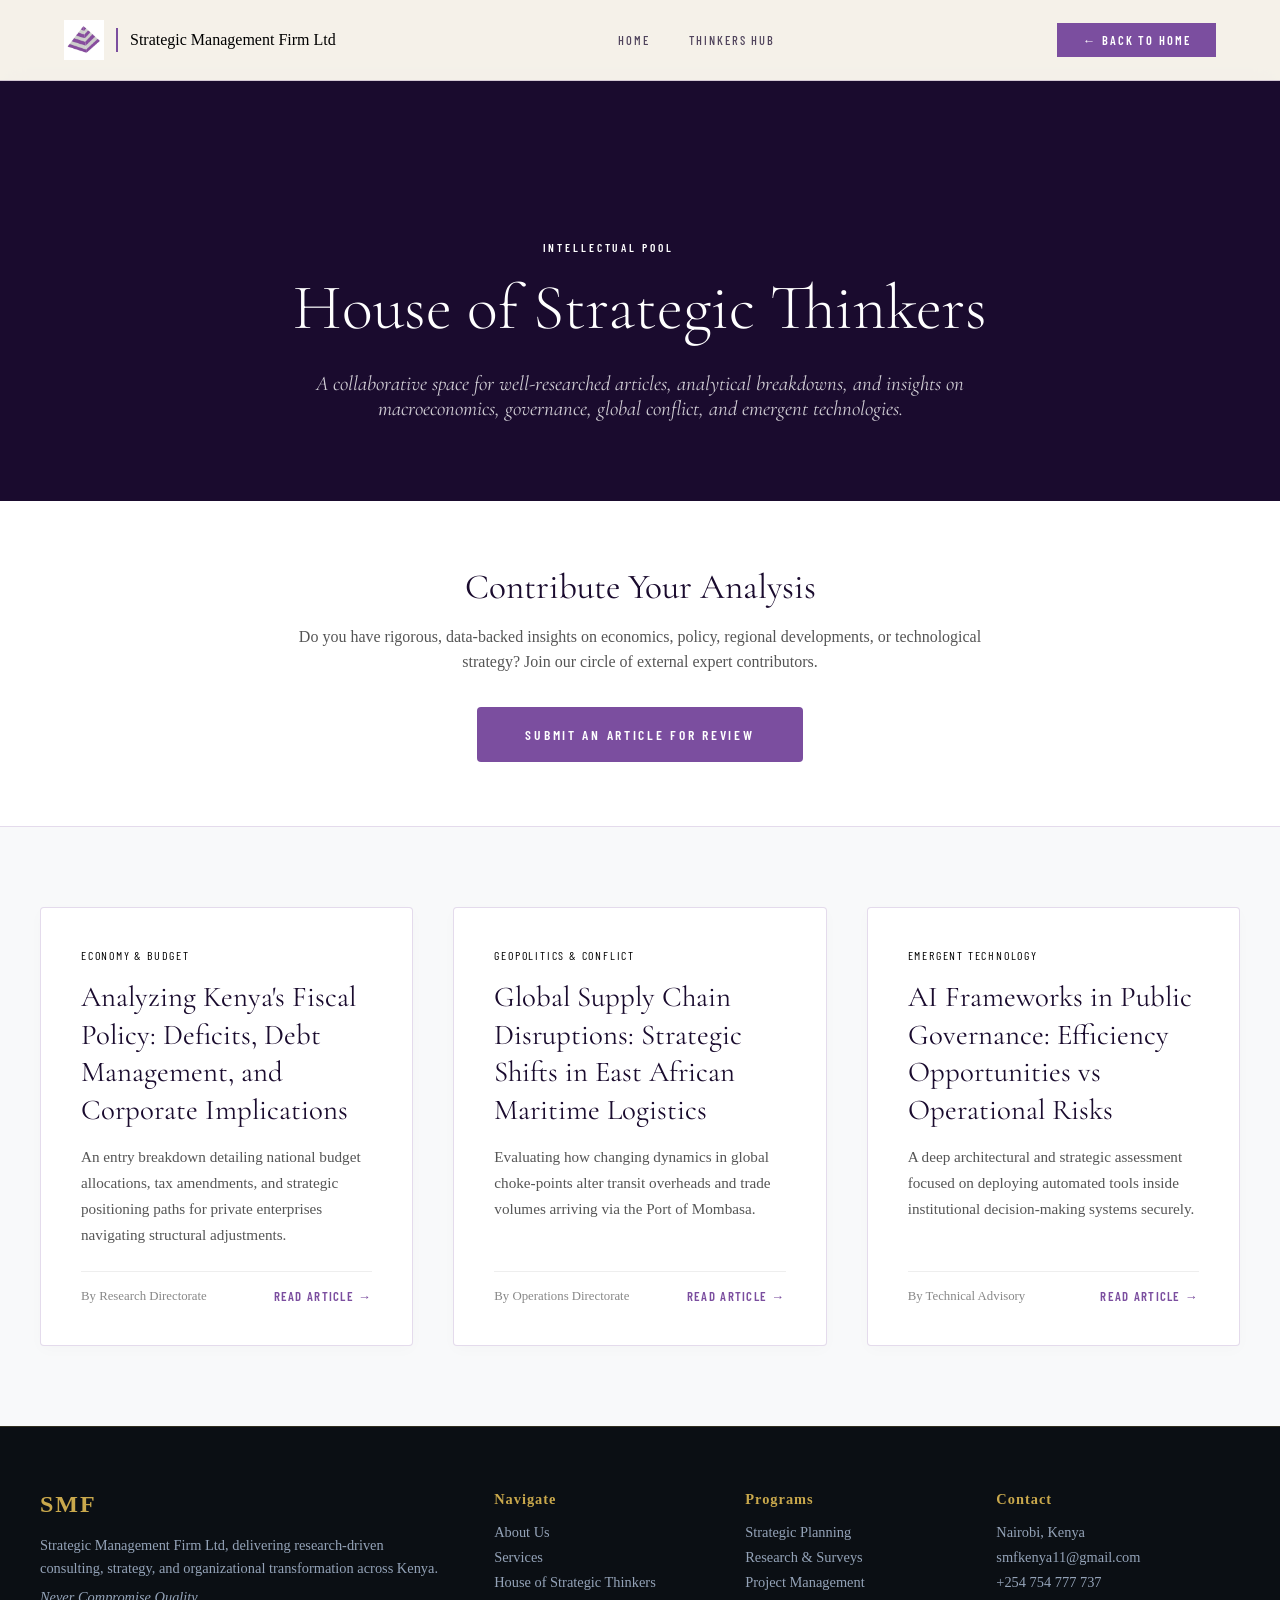
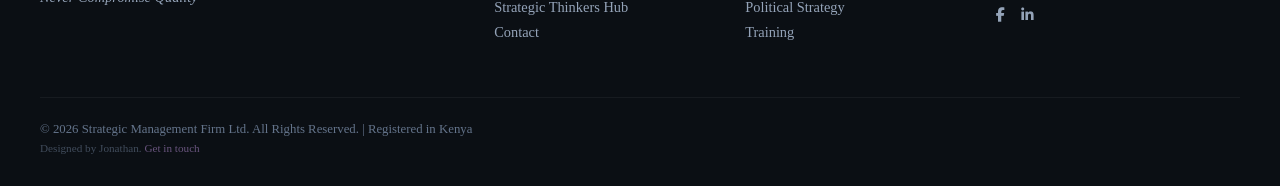
<file: thinkers-house.html>
<!DOCTYPE html>
<html lang="en">
<head>
  <meta charset="UTF-8">
  <meta name="viewport" content="width=device-width, initial-scale=1.0">
  <link rel="icon" type="image/jpeg" href="logo.jpg">
  <title>House of Strategic Thinkers | SMF Ltd</title>
  <link href="https://fonts.googleapis.com/css2?family=Cormorant+Garamond:ital,wght@0,300;0,400;0,600;1,300;1,400&family=Barlow:wght@300;400;500;600&family=Barlow+Condensed:wght@400;500;600;700&display=swap" rel="stylesheet">
  <link rel="stylesheet" href="styles.css">
  <link rel="stylesheet" href="https://cdnjs.cloudflare.com/ajax/libs/font-awesome/6.4.2/css/all.min.css">
</head>
<body class="gallery-page">

<nav>
  <div class="nav-logo">
    <img src="logo.jpg" alt="SMF Logo" class="logo-img">
    <span></span>Strategic Management Firm Ltd
  </div>
  <ul class="nav-links">
    <li><a href="index.html">Home</a></li>
    <li><a href="thinkers-hub.html">Thinkers Hub</a></li>
  </ul>
  <a href="index.html#contact" class="nav-cta">← Back to Home</a>
</nav>

<header class="gallery-header" style="background: var(--ink); color: var(--white); padding: 10rem 2rem 5rem;">
  <div class="section-inner" style="text-align: center;">
    <div class="section-tag" style="justify-content: center;">Intellectual Pool</div>
    <h1 class="section-title" style="color: var(--white); font-size: clamp(2.5rem, 5vw, 4rem);">House of Strategic Thinkers</h1>
    <p style="font-family: 'Cormorant Garamond', serif; font-size: 1.3rem; max-width: 700px; margin: 0 auto; opacity: 0.8; font-style: italic;">
      A collaborative space for well-researched articles, analytical breakdowns, and insights on macroeconomics, governance, global conflict, and emergent technologies.
    </p>
  </div>
</header>

<section style="background: var(--white); padding: 4rem 2rem; border-bottom: 1px solid var(--line); text-align: center;">
  <div class="section-inner" style="max-width: 700px; margin: 0 auto;">
    <h2 style="font-family: 'Cormorant Garamond', serif; font-size: 2.2rem; font-weight: 400; color: var(--ink); margin-bottom: 1rem;">Contribute Your Analysis</h2>
    <p style="font-size: 1rem; color: #555; line-height: 1.6; margin-bottom: 2rem;">
      Do you have rigorous, data-backed insights on economics, policy, regional developments, or technological strategy? Join our circle of external expert contributors.
    </p>
    <button class="btn-gallery-trigger" onclick="openSubmissionModal()" style="border: none;">Submit an Article for Review</button>
  </div>
</section>

<section style="background: var(--cream); padding: 5rem 2rem;">
  <div class="section-inner">
    <div class="thinkers-grid" style="display: grid; grid-template-columns: repeat(auto-fit, minmax(320px, 1fr)); gap: 2.5rem;">
      
      <article class="article-card" style="background: var(--white); border: 1px solid var(--line); border-radius: 4px; padding: 2.5rem; display: flex; flex-direction: column; justify-content: space-between; box-shadow: 0 4px 15px rgba(0,0,0,0.02);">
        <div>
          <div style="font-family: 'Barlow Condensed'; font-size: 0.75rem; color: var(--gold); letter-spacing: 0.15em; text-transform: uppercase; margin-bottom: 1rem;">Economy & Budget</div>
          <h3 style="font-family: 'Cormorant Garamond'; font-size: 1.8rem; font-weight: 400; color: var(--ink); line-height: 1.3; margin-bottom: 1rem;">Analyzing Kenya's Fiscal Policy: Deficits, Debt Management, and Corporate Implications</h3>
          <p style="font-size: 0.95rem; color: #555; line-height: 1.7; margin-bottom: 1.5rem;">An entry breakdown detailing national budget allocations, tax amendments, and strategic positioning paths for private enterprises navigating structural adjustments.</p>
        </div>
        <div style="border-top: 1px solid #eee; padding-top: 1rem; display: flex; justify-content: space-between; align-items: center;">
          <span style="font-size: 0.8rem; color: #888;">By Research Directorate</span>
          <a href="#" style="font-family: 'Barlow Condensed'; font-size: 0.8rem; color: var(--royal-purple); font-weight: 600; text-transform: uppercase; letter-spacing: 0.1em; text-decoration: none;">Read Article →</a>
        </div>
      </article>

      <article class="article-card" style="background: var(--white); border: 1px solid var(--line); border-radius: 4px; padding: 2.5rem; display: flex; flex-direction: column; justify-content: space-between; box-shadow: 0 4px 15px rgba(0,0,0,0.02);">
        <div>
          <div style="font-family: 'Barlow Condensed'; font-size: 0.75rem; color: var(--gold); letter-spacing: 0.15em; text-transform: uppercase; margin-bottom: 1rem;">Geopolitics & Conflict</div>
          <h3 style="font-family: 'Cormorant Garamond'; font-size: 1.8rem; font-weight: 400; color: var(--ink); line-height: 1.3; margin-bottom: 1rem;">Global Supply Chain Disruptions: Strategic Shifts in East African Maritime Logistics</h3>
          <p style="font-size: 0.95rem; color: #555; line-height: 1.7; margin-bottom: 1.5rem;">Evaluating how changing dynamics in global choke-points alter transit overheads and trade volumes arriving via the Port of Mombasa.</p>
        </div>
        <div style="border-top: 1px solid #eee; padding-top: 1rem; display: flex; justify-content: space-between; align-items: center;">
          <span style="font-size: 0.8rem; color: #888;">By Operations Directorate</span>
          <a href="#" style="font-family: 'Barlow Condensed'; font-size: 0.8rem; color: var(--royal-purple); font-weight: 600; text-transform: uppercase; letter-spacing: 0.1em; text-decoration: none;">Read Article →</a>
        </div>
      </article>

      <article class="article-card" style="background: var(--white); border: 1px solid var(--line); border-radius: 4px; padding: 2.5rem; display: flex; flex-direction: column; justify-content: space-between; box-shadow: 0 4px 15px rgba(0,0,0,0.02);">
        <div>
          <div style="font-family: 'Barlow Condensed'; font-size: 0.75rem; color: var(--gold); letter-spacing: 0.15em; text-transform: uppercase; margin-bottom: 1rem;">Emergent Technology</div>
          <h3 style="font-family: 'Cormorant Garamond'; font-size: 1.8rem; font-weight: 400; color: var(--ink); line-height: 1.3; margin-bottom: 1rem;">AI Frameworks in Public Governance: Efficiency Opportunities vs Operational Risks</h3>
          <p style="font-size: 0.95rem; color: #555; line-height: 1.7; margin-bottom: 1.5rem;">A deep architectural and strategic assessment focused on deploying automated tools inside institutional decision-making systems securely.</p>
        </div>
        <div style="border-top: 1px solid #eee; padding-top: 1rem; display: flex; justify-content: space-between; align-items: center;">
          <span style="font-size: 0.8rem; color: #888;">By Technical Advisory</span>
          <a href="#" style="font-family: 'Barlow Condensed'; font-size: 0.8rem; color: var(--royal-purple); font-weight: 600; text-transform: uppercase; letter-spacing: 0.1em; text-decoration: none;">Read Article →</a>
        </div>
      </article>

    </div>
  </div>
</section>

<div id="submissionModal" class="modal" style="display: none; background-color: rgba(26, 11, 46, 0.96);">
  <div class="modal-content" style="background-color: #1a0b2e; border-left: 5px solid #c9a84c; max-width: 650px; color: #fff;">
    <span class="close-modal" onclick="closeSubmissionModal()" style="color: #fff; right: 1.5rem; top: 1.5rem;">&times;</span>
    
    <div style="margin-bottom: 2rem;">
      <span style="font-family: 'Barlow Condensed'; font-size: 0.75rem; color: var(--gold); letter-spacing: 0.2em; text-transform: uppercase;">Draft Repository</span>
      <h2 style="font-family: 'Cormorant Garamond', serif; font-size: 2.2rem; font-weight: 300; margin-top: 0.5rem; color: #fff;">Submit Article Proposal</h2>
    </div>

    <form id="article-submission-form" class="contact-form">
      <input type="hidden" name="access_key" value="3eaa0222-9a88-4412-8d9d-73aa354212ec">
      <input type="hidden" name="from_name" value="SMF Intellectual Pool Portal">
      <input type="hidden" name="subject" value="New Thinker Article Submission Draft">

      <div class="form-row">
        <div class="form-group">
          <label>Author Full Name</label>
          <input type="text" name="author_name" placeholder="Your name/credentials" required style="background: rgba(255,255,255,0.03); border-color: rgba(255,255,255,0.1);">
        </div>
        <div class="form-group">
          <label>Email Address</label>
          <input type="email" name="author_email" placeholder="correspondence@email.com" required style="background: rgba(255,255,255,0.03); border-color: rgba(255,255,255,0.1);">
        </div>
      </div>

      <div class="form-row">
        <div class="form-group">
          <label>Proposed Title</label>
          <input type="text" name="article_title" placeholder="e.g., Fiscal Policy Impact Analysis" required style="background: rgba(255,255,255,0.03); border-color: rgba(255,255,255,0.1);">
        </div>
        <div class="form-group">
          <label>Core Core Pillar Category</label>
          <select name="article_category" required style="background: #1a0b2e; border-color: rgba(255,255,255,0.1); color: rgba(255,255,255,0.85);">
            <option value="" disabled selected>Select dynamic theme</option>
            <option>National Budget & Fiscal Policy</option>
            <option>Political Dynamics & Governance</option>
            <option>Global Conflict & Logistics Supply</option>
            <option>Technology & Operational Automation</option>
          </select>
        </div>
      </div>

      <div class="form-group">
        <label>Article Abstract / Draft Text Body</label>
        <textarea name="article_body" placeholder="Provide your full analytical content or text layout summary here..." required style="background: rgba(255,255,255,0.03); border-color: rgba(255,255,255,0.1); height: 200px;"></textarea>
      </div>

      <button type="submit" class="btn-submit" id="article-submit-btn" style="background: var(--gold); width: 100%; text-align: center; justify-content: center; padding: 1.1rem;">Transmit Draft to Board →</button>
    </form>
  </div>
</div>

<footer class="footer">
  <div class="footer-container">
    <div class="footer-col brand">
      <div class="footer-logo">SMF</div>
      <p class="footer-text">Strategic Management Firm Ltd, delivering research-driven consulting, strategy, and organizational transformation across Kenya.</p>
      <p class="footer-motto">Never Compromise Quality</p>
    </div>
    <div class="footer-col">
      <h4>Navigate</h4>
      <a href="index.html#about">About Us</a>
      <a href="index.html#services">Services</a>
      <a href="thinkers-house.html">House of Strategic Thinkers</a>
      <a href="thinkers-hub.html">Strategic Thinkers Hub</a>
      <a href="index.html#contact">Contact</a>
    </div>
    <div class="footer-col">
      <h4>Programs</h4>
      <a href="#">Strategic Planning</a>
      <a href="#">Research & Surveys</a>
      <a href="#">Project Management</a>
      <a href="#">Political Strategy</a>
      <a href="#">Training</a>
    </div>
    <div class="footer-col">
      <h4>Contact</h4>
      <p>Nairobi, Kenya</p>
      <p>smfkenya11@gmail.com</p>
      <p>+254 754 777 737</p>
      <div class="footer-social">
        <a href="https://www.facebook.com/strategicmanagementfirm/" target="_blank" class="social"><i class="fa-brands fa-facebook-f"></i></a>
        <a href="https://www.linkedin.com/company/strategic-management-firm-ltd/" target="_blank" class="social"><i class="fa-brands fa-linkedin-in"></i></a>
      </div>
    </div>
  </div>
  <div class="footer-bottom">
    <div>
      <p>© 2026 Strategic Management Firm Ltd. All Rights Reserved. | Registered in Kenya</p>
      <p style="font-size: 0.7rem; margin-top: 5px; opacity: 0.6;">Designed by Jonathan. <a href="https://wa.me/254799610782" target="_blank" style="color: var(--purple-light); text-decoration: none;">Get in touch</a></p>
    </div>
  </div>
</footer>
<script src="script.js"></script>
</body>
</html>
</file>
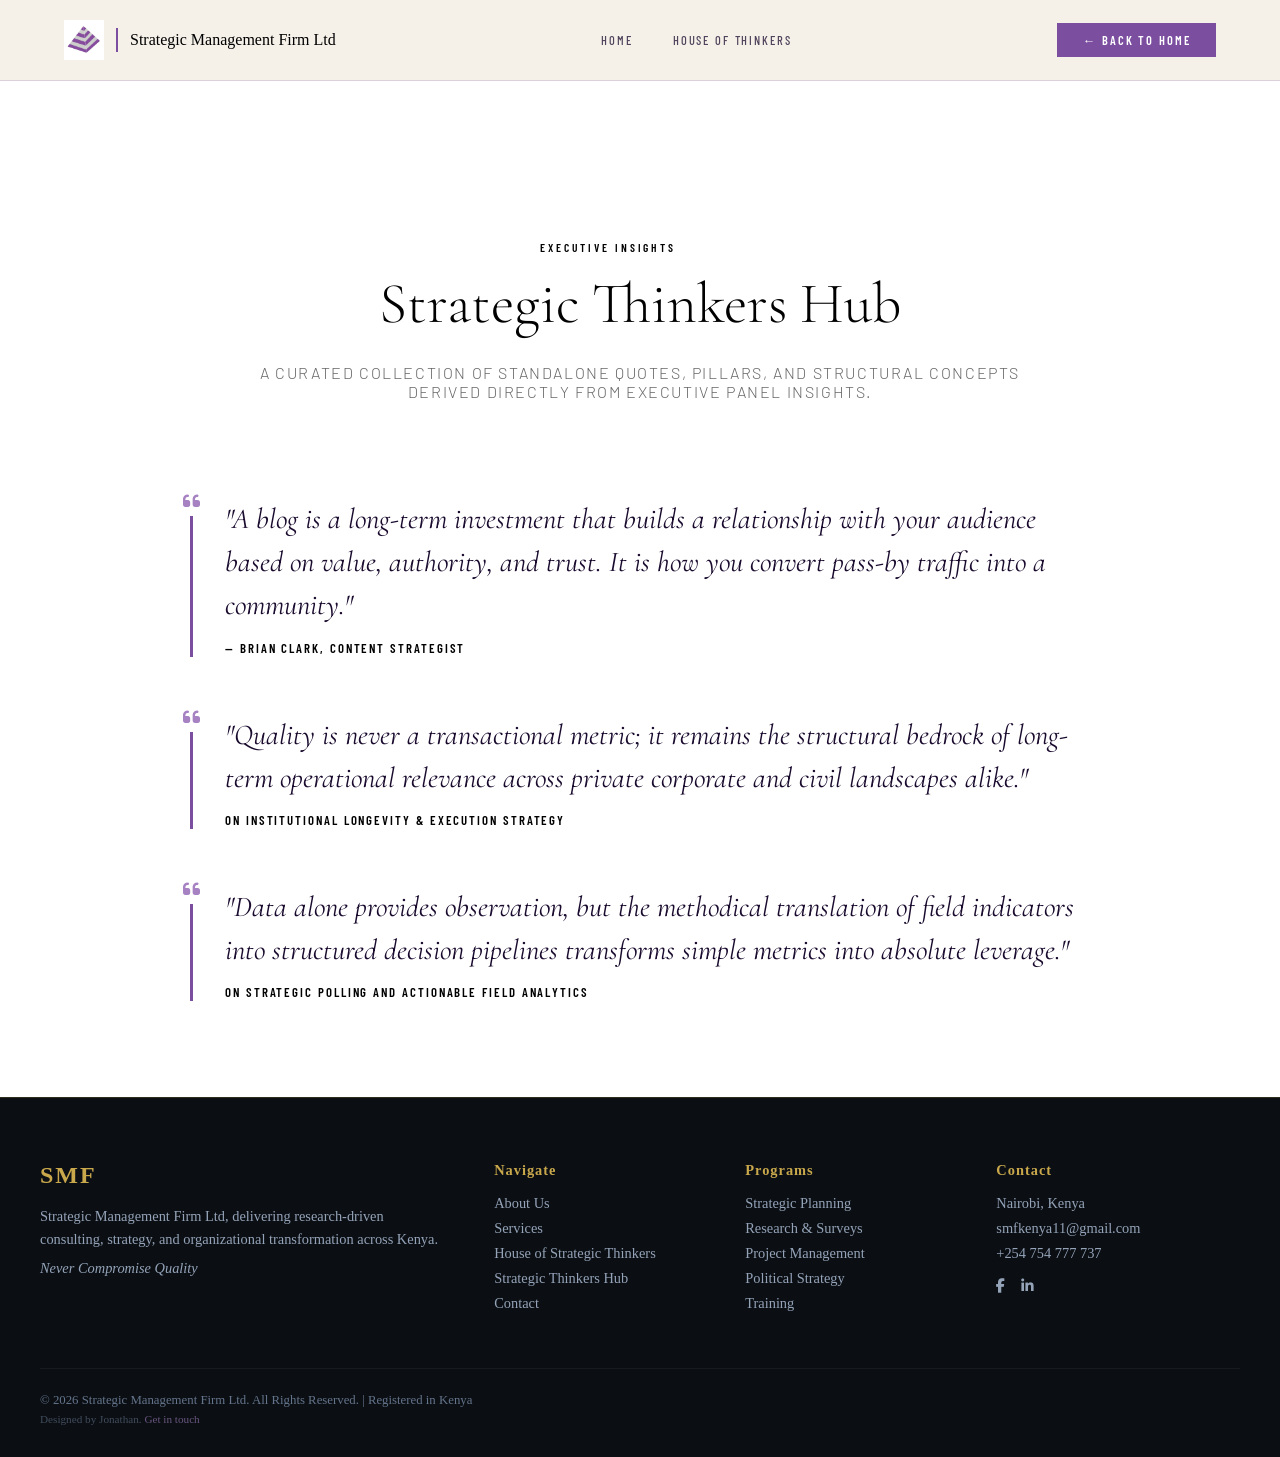
<file: thinkers-hub.html>
<!DOCTYPE html>
<html lang="en">
<head>
  <meta charset="UTF-8">
  <meta name="viewport" content="width=device-width, initial-scale=1.0">
  <link rel="icon" type="image/jpeg" href="logo.jpg">
  <title>Strategic Thinkers Hub | SMF Ltd</title>
  <link href="https://fonts.googleapis.com/css2?family=Cormorant+Garamond:ital,wght@0,300;0,400;0,600;1,300;1,400&family=Barlow:wght@300;400;500;600&family=Barlow+Condensed:wght@400;500;600;700&display=swap" rel="stylesheet">
  <link rel="stylesheet" href="styles.css">
  <link rel="stylesheet" href="https://cdnjs.cloudflare.com/ajax/libs/font-awesome/6.4.2/css/all.min.css">
</head>
<body class="gallery-page" style="background: var(--white);">

<nav>
  <div class="nav-logo">
    <img src="logo.jpg" alt="SMF Logo" class="logo-img">
    <span></span>Strategic Management Firm Ltd
  </div>
  <ul class="nav-links">
    <li><a href="index.html">Home</a></li>
    <li><a href="thinkers-house.html">House of Thinkers</a></li>
  </ul>
  <a href="index.html#contact" class="nav-cta">← Back to Home</a>
</nav>

<header class="gallery-header" style="background: var(--white); padding: 10rem 2rem 4rem;">
  <div class="section-inner" style="text-align: center; max-width: 800px;">
    <div class="section-tag" style="justify-content: center;">Executive Insights</div>
    <h1 class="section-title" style="font-size: clamp(2.3rem, 4.5vw, 3.8rem);">Strategic Thinkers Hub</h1>
    <p style="font-family: 'Barlow'; font-size: 1rem; color: #666; font-weight: 300; text-transform: uppercase; letter-spacing: 0.1em;">
      A curated collection of standalone quotes, pillars, and structural concepts derived directly from executive panel insights.
    </p>
  </div>
</header>

<section style="padding: 2rem 2rem 6rem;">
  <div class="section-inner" style="max-width: 900px;">
    <div class="quotes-stack" style="display: flex; flex-direction: column; gap: 3.5rem;">

    <div class="quote-card" style="border-left: 3px solid var(--royal-purple); padding-left: 2rem; position: relative;">
    <i class="fa-solid fa-quote-left" style="position: absolute; left: -15px; top: -10px; background: var(--white); padding: 5px; color: var(--purple-light); font-size: 1.2rem;"></i>
    <p style="font-family: 'Cormorant Garamond', serif; font-size: 1.8rem; font-style: italic; line-height: 1.5; color: var(--ink); margin-bottom: 0.75rem;">
        "A blog is a long-term investment that builds a relationship with your audience based on value, authority, and trust. It is how you convert pass-by traffic into a community."
    </p>
    <span style="font-family: 'Barlow Condensed'; font-size: 0.8rem; letter-spacing: 0.15em; text-transform: uppercase; color: var(--gold); font-weight: 600;">— Brian Clark, Content Strategist</span>
    </div>

      <div class="quote-card" style="border-left: 3px solid var(--royal-purple); padding-left: 2rem; position: relative;">
        <i class="fa-solid fa-quote-left" style="position: absolute; left: -15px; top: -10px; background: var(--white); padding: 5px; color: var(--purple-light); font-size: 1.2rem;"></i>
        <p style="font-family: 'Cormorant Garamond', serif; font-size: 1.8rem; font-style: italic; line-height: 1.5; color: var(--ink); margin-bottom: 0.75rem;">
          "Quality is never a transactional metric; it remains the structural bedrock of long-term operational relevance across private corporate and civil landscapes alike."
        </p>
        <span style="font-family: 'Barlow Condensed'; font-size: 0.8rem; letter-spacing: 0.15em; text-transform: uppercase; color: var(--gold); font-weight: 600;">On Institutional Longevity & Execution Strategy</span>
      </div>

      <div class="quote-card" style="border-left: 3px solid var(--royal-purple); padding-left: 2rem; position: relative;">
        <i class="fa-solid fa-quote-left" style="position: absolute; left: -15px; top: -10px; background: var(--white); padding: 5px; color: var(--purple-light); font-size: 1.2rem;"></i>
        <p style="font-family: 'Cormorant Garamond', serif; font-size: 1.8rem; font-style: italic; line-height: 1.5; color: var(--ink); margin-bottom: 0.75rem;">
          "Data alone provides observation, but the methodical translation of field indicators into structured decision pipelines transforms simple metrics into absolute leverage."
        </p>
        <span style="font-family: 'Barlow Condensed'; font-size: 0.8rem; letter-spacing: 0.15em; text-transform: uppercase; color: var(--gold); font-weight: 600;">On Strategic Polling and Actionable Field Analytics</span>
      </div>

    </div>
  </div>
</section>

<footer class="footer">
  <div class="footer-container">
    <div class="footer-col brand">
      <div class="footer-logo">SMF</div>
      <p class="footer-text">Strategic Management Firm Ltd, delivering research-driven consulting, strategy, and organizational transformation across Kenya.</p>
      <p class="footer-motto">Never Compromise Quality</p>
    </div>
    <div class="footer-col">
      <h4>Navigate</h4>
      <a href="index.html#about">About Us</a>
      <a href="index.html#services">Services</a>
      <a href="thinkers-house.html">House of Strategic Thinkers</a>
      <a href="thinkers-hub.html">Strategic Thinkers Hub</a>
      <a href="index.html#contact">Contact</a>
    </div>
    <div class="footer-col">
      <h4>Programs</h4>
      <a href="#">Strategic Planning</a>
      <a href="#">Research & Surveys</a>
      <a href="#">Project Management</a>
      <a href="#">Political Strategy</a>
      <a href="#">Training</a>
    </div>
    <div class="footer-col">
      <h4>Contact</h4>
      <p>Nairobi, Kenya</p>
      <p>smfkenya11@gmail.com</p>
      <p>+254 754 777 737</p>
      <div class="footer-social">
        <a href="https://www.facebook.com/strategicmanagementfirm/" target="_blank" class="social"><i class="fa-brands fa-facebook-f"></i></a>
        <a href="https://www.linkedin.com/company/strategic-management-firm-ltd/" target="_blank" class="social"><i class="fa-brands fa-linkedin-in"></i></a>
      </div>
    </div>
  </div>
  <div class="footer-bottom">
    <div>
      <p>© 2026 Strategic Management Firm Ltd. All Rights Reserved. | Registered in Kenya</p>
      <p style="font-size: 0.7rem; margin-top: 5px; opacity: 0.6;">Designed by Jonathan. <a href="https://wa.me/254799610782" target="_blank" style="color: var(--purple-light); text-decoration: none;">Get in touch</a></p>
    </div>
  </div>
</footer>

</body>
</html>
</file>
<file: styles.css>
:root {
  --ink: #1a0b2e;
  --cream: #f8f9fa;
  --royal-purple: #7b4e9f;
  --purple-light: #a682c3;
  --slate-grey: #cfd4d9;
  --white: #ffffff;
  --line: rgba(123, 78, 159, 0.2);
  --hero-gradient: linear-gradient(135deg, #2d144d 0%, #7b4e9f 100%);
}

*, *::before, *::after { box-sizing: border-box; margin: 0; padding: 0; }

html { scroll-behavior: smooth; }

body {
  overflow-x: hidden;
  width: 100%;
  position: relative;
  padding-top: 80px;
}

nav {
  position: fixed; top: 0; left: 0; width: 100%; z-index: 100;
  display: flex; align-items: center; justify-content: space-between;
  padding: 1.25rem 4rem;
  background: rgba(245,240,232,0.92);
  backdrop-filter: blur(12px);
  border-bottom: 1px solid var(--line);
  transition: padding 0.3s;
}

.nav-hidden {
  top: -100px;
}

.nav-logo {
  display: flex;
  align-items: center;
  gap: 12px;
}

.logo-img {
  height: 40px; 
  width: auto;
  display: block;
}

.nav-logo span {
  display: inline-block;
  width: 2px;
  height: 1.5rem;
  background: var(--royal-purple);
}

.nav-brand {
  display: flex;
  align-items: center;
  gap: 12px;
  text-decoration: none;
  position: absolute;
  left: 0;
}

.nav-links { display: flex; gap: 2.5rem; list-style: none; }

.nav-links a {
  font-family: 'Barlow Condensed', sans-serif;
  font-size: 0.78rem; font-weight: 500; letter-spacing: 0.15em;
  text-transform: uppercase; color: var(--ink);
  text-decoration: none; opacity: 0.75;
  transition: opacity 0.2s, color 0.2s;
}

.nav-links a:hover { opacity: 1; color: var(--gold); }

.nav-cta {
  font-family: 'Barlow Condensed', sans-serif;
  font-size: 0.78rem; 
  font-weight: 600; 
  letter-spacing: 0.15em;
  text-transform: uppercase;
  padding: 0.6rem 1.6rem;
  background: var(--royal-purple) !important; 
  color: var(--white) !important; 
  text-decoration: none;
  transition: background 0.2s;
}

.nav-cta:hover { 
  background: var(--ink) !important; 
}

#hero-welcome {
  transition: all 0.8s ease;
  text-shadow: 0 0 0px rgba(166, 130, 195, 0);
}

.glow-pulse {
  animation: royalPulse 3s infinite ease-in-out;
  color: var(--white);
}

@keyframes royalPulse {
  0% {
    text-shadow: 0 0 10px rgba(166, 130, 195, 0.4);
    transform: scale(1);
  }
  50% {
    text-shadow: 0 0 25px rgba(166, 130, 195, 0.9), 
                 0 0 40px rgba(123, 78, 159, 0.4);
    transform: scale(1.02);
    color: var(--purple-light);
  }
  100% {
    text-shadow: 0 0 10px rgba(166, 130, 195, 0.4);
    transform: scale(1);
  }
}

#hero {
  min-height: 100vh;
  background: var(--hero-gradient);
  position: relative;
  display: flex;
  align-items: center;
  padding: 100px 2rem 50px;
  overflow: hidden;
}

.hero-h1 {
  font-family: 'Cormorant Garamond', serif;
  font-size: clamp(2.5rem, 5vw, 4.5rem);
  font-weight: 400;
  line-height: 1.1;
  color: #ffffff;
  margin-bottom: 2rem;
  text-shadow: none;
}

.hero-eyebrow {
  font-family: 'Barlow Condensed', sans-serif;
  font-size: 0.85rem;
  font-weight: 600;
  letter-spacing: 0.2em;
  text-transform: uppercase;
  color: #c9a84c;
  margin-bottom: 1.5rem;
  display: flex;
  align-items: center;
  gap: 0.75rem;
}

.hero-eyebrow span {
  color: #ffffff;
  font-weight: 300;
  opacity: 0.5;
}

.hero-overlay-pattern {
  position: absolute;
  top: 0; left: 0; width: 100%; height: 100%;
  background: url("data:image/svg+xml,%3Csvg width='60' height='60' viewBox='0 0 60 60' xmlns='http://www.w3.org/2000/svg'%3E%3Cg fill='none' fill-rule='evenodd'%3E%3Cg fill='%23ffffff' fill-opacity='0.02'%3E%3Cpath d='M36 34v-4h-2v4h-4v2h4v4h2v-4h4v-2h-4zm0-30V0h-2v4h-4v2h4v4h2V6h4V4h-4zM6 34v-4H4v4H0v2h4v4h2v-4h4v-2H6zM6 4V0H4v4H0v2h4v4h2V6h4V4H6z'/%3E%3C/g%3E%3C/g%3E%3C/svg%3E");
}

.hero-flex {
  display: flex;
  align-items: center;
  justify-content: space-between;
  gap: 3rem;
  z-index: 2;
  width: 100%;
}

.hero-text-content {
  flex: 1.5;
}

.hero-intro-details {
  max-width: 650px;
  margin-bottom: 2rem;
}

.hero-intro-details p {
  color: rgba(255,255,255,0.85);
  line-height: 1.8;
  font-size: 1.05rem;
  margin-bottom: 1rem;
}

@media (max-width: 900px) {
  .hero-flex {
    flex-direction: column;
    text-align: center;
    padding-top: 4rem;
  }

  .hero-text-content {
    text-align: left; 
    width: 100%;
  }

  .hero-intro-details p {
    text-align: left;
    font-size: 0.95rem;
  }

  .hero-eyebrow {
    justify-content: flex-start;
  }

  .hero-actions {
    align-items: flex-start;
  }
}

.motto-container {
  margin-bottom: 3rem;
}

.motto-text {
  font-family: 'Barlow Condensed', sans-serif;
  font-size: 1.2rem;
  font-weight: 700;
  letter-spacing: 0.3em;
  text-transform: uppercase;
  color: var(--purple-light);
  animation: blinker 2.5s linear infinite;
}

@keyframes blinker {
  50% { opacity: 0.3; }
}

.hero-visual {
  flex: 1;
  display: flex;
  justify-content: flex-end;
}

.hero-img {
  max-width: 100%;
  height: auto;
  filter: drop-shadow(0 20px 50px rgba(0,0,0,0.4));
  animation: softFloat 6s ease-in-out infinite;
}

.projects-grid {
  display: grid;
  grid-template-columns: repeat(auto-fit, minmax(280px, 1fr));
  gap: 1.5rem;
  margin-top: 3rem;
}

.project-card {
  height: 350px;
  background-size: cover;
  background-position: center;
  display: flex;
  align-items: flex-end;
  padding: 2rem;
  transition: transform 0.4s ease;
  border: 1px solid var(--line);
}

.project-card:hover {
  transform: translateY(-10px);
}

.project-content h3 {
  color: var(--white);
  font-family: 'Cormorant Garamond', serif;
  font-size: 1.8rem;
  margin-bottom: 0.5rem;
}

.project-content p {
  color: rgba(255,255,255,0.7);
  font-size: 0.9rem;
  line-height: 1.5;
}

@keyframes softFloat {
  0%, 100% { transform: translateY(0); }
  50% { transform: translateY(-15px); }
}

@media (max-width: 900px) {
  .hero-visual {
    flex: none;
    width: 100%;
    order: 2;
    justify-content: center;
    margin-top: 2rem;
  }

  .hero-h1 {
    font-size: 2.2rem;
  }
}

.stratpoll-grid {
  grid-template-columns: repeat(3, 1fr);
  border: none;
  gap: 2rem;
}

.stratpoll-grid .service-card {
  border: 1px solid var(--line);
  background: var(--white);
  padding: 3rem 2rem;
}

.stratpoll-list {
  list-style: none;
  margin-top: 1.5rem;
}

.stratpoll-list li {
  font-size: 0.9rem;
  color: var(--mid);
  margin-bottom: 0.8rem;
  padding-left: 1.2rem;
  position: relative;
}

.stratpoll-list li::before {
  content: "•";
  color: var(--royal-purple);
  position: absolute;
  left: 0;
  font-weight: bold;
}

.stratpoll-benefits {
  display: grid;
  grid-template-columns: 1fr 1fr;
  gap: 1.5rem;
  margin-top: 4rem;
  padding: 2rem;
  background: var(--ink);
  border-left: 4px solid var(--royal-purple);
}

.benefit-item {
  color: var(--cream);
  font-family: 'Barlow Condensed', sans-serif;
  font-size: 0.95rem;
  letter-spacing: 0.05em;
  text-transform: uppercase;
}

@media (max-width: 900px) {
  .stratpoll-grid {
    grid-template-columns: 1fr;
  }
  .stratpoll-benefits {
    grid-template-columns: 1fr;
  }
}

.btn-primary {
  padding: 0.9rem 2.2rem;
  background: var(--gold);
  color: var(--white);
  font-family: 'Barlow Condensed', sans-serif;
  font-size: 0.8rem; font-weight: 600; letter-spacing: 0.15em;
  text-transform: uppercase;
  text-decoration: none;
  transition: background 0.2s, transform 0.2s;
  display: inline-block;
}

.btn-primary:hover { background: var(--rust); transform: translateY(-1px); }

.btn-ghost {
  padding: 0.9rem 2.2rem;
  border: 1px solid rgba(255,255,255,0.3);
  color: rgba(255,255,255,0.8);
  font-family: 'Barlow Condensed', sans-serif;
  font-size: 0.8rem; font-weight: 500; letter-spacing: 0.15em;
  text-transform: uppercase;
  text-decoration: none;
  transition: border-color 0.2s, color 0.2s;
  display: inline-block;
}

.btn-ghost:hover { border-color: var(--gold); color: var(--gold); }

.hero-right {
  position: relative;
  background: linear-gradient(135deg, #1a1a2e 0%, #16213e 50%, #0f3460 100%);
  display: flex; align-items: center; justify-content: center;
  overflow: hidden;
}

.hero-graphic {
  position: relative; width: 100%; height: 100%;
  display: flex; align-items: center; justify-content: center;
}

.hero-circle-outer {
  width: 420px; height: 420px;
  border: 1px solid rgba(201,168,76,0.2);
  border-radius: 50%;
  position: absolute;
  animation: rotateSlow 30s linear infinite;
}

.hero-circle-mid {
  width: 300px; height: 300px;
  border: 1px solid rgba(201,168,76,0.3);
  border-radius: 50%;
  position: absolute;
  animation: rotateSlow 20s linear infinite reverse;
}

.hero-circle-inner {
  width: 180px; height: 180px;
  background: rgba(201,168,76,0.08);
  border: 1px solid rgba(201,168,76,0.4);
  border-radius: 50%;
  position: absolute;
  display: flex; flex-direction: column;
  align-items: center; justify-content: center;
  gap: 0.25rem;
}

.hero-circle-inner .num {
  font-family: 'Cormorant Garamond', serif;
  font-size: 2.8rem; font-weight: 300;
  color: var(--gold); line-height: 1;
}

.hero-circle-inner .label {
  font-family: 'Barlow Condensed', sans-serif;
  font-size: 0.65rem; letter-spacing: 0.2em;
  text-transform: uppercase; color: rgba(255,255,255,0.5);
}

.hero-stats {
  position: absolute; bottom: 3rem; left: 3rem; right: 3rem;
  display: flex; gap: 0; border-top: 1px solid rgba(201,168,76,0.2);
  padding-top: 2rem;
}

.hero-stat {
  flex: 1; text-align: center;
  border-right: 1px solid rgba(201,168,76,0.15);
}

.hero-stat:last-child { border-right: none; }

.hero-stat-num {
  font-family: 'Cormorant Garamond', serif;
  font-size: 2rem; font-weight: 600; color: var(--gold);
}

.hero-stat-label {
  font-family: 'Barlow', sans-serif;
  font-size: 0.7rem; color: rgba(255,255,255,0.45);
  letter-spacing: 0.05em; margin-top: 0.2rem;
}

#achievements {
  background: var(--white);
  padding: 8rem 2rem;
  border-bottom: 1px solid var(--line);
}

.achievements-container {
  display: grid;
  grid-template-columns: repeat(3, 1fr);
  gap: 3rem;
  margin-top: 4rem;
}

.achieve-h3 {
  font-family: 'Barlow Condensed', sans-serif;
  font-size: 1rem;
  text-transform: uppercase;
  letter-spacing: 0.15em;
  color: var(--royal-purple);
  margin-bottom: 1.5rem;
  border-bottom: 2px solid var(--line);
  padding-bottom: 0.5rem;
  display: inline-block;
}

.achieve-list {
  list-style: none;
}

.achieve-list li {
  font-size: 1rem;
  color: var(--ink);
  margin-bottom: 1rem;
  line-height: 1.4;
  font-family: 'Cormorant Garamond', serif;
}

.achieve-list li strong {
  color: var(--royal-purple);
  font-weight: 600;
}

@media (max-width: 900px) {
  .achievements-container {
    grid-template-columns: 1fr;
    gap: 2.5rem;
  }
}

.modal {
  display: none; 
  position: fixed; 
  z-index: 1000; 
  left: 0; top: 0; width: 100%; height: 100%; 
  background-color: rgba(10, 10, 46, 0.9); 
  backdrop-filter: blur(8px);
}

.modal-content {
  background-color: #ffffff;
  margin: 5vh auto;
  padding: 3rem;
  border-left: 5px solid #7b4e9f;
  width: 90%;
  max-width: 800px;
  max-height: 85vh;
  overflow-y: auto;
  position: relative;
}

@media (max-width: 600px) {
  .modal-content {
    padding: 1.5rem; 
    margin: 2vh auto;
    width: 95%;
    max-height: 95vh;
  }

  #modalTitle {
    font-size: 1.5rem;
    line-height: 1.2;
    margin-bottom: 1rem;
  }

  .modal-meta-grid {
    grid-template-columns: 1fr;
    gap: 0.75rem;
    margin: 1rem 0;
    padding: 1rem 0;
  }

  .meta-box strong {
    font-size: 0.7rem;
  }

  #modalTimeline, #modalPartner {
    font-size: 0.9rem;
  }

  #modalDescription {
    font-size: 0.9rem; 
    line-height: 1.6;
  }

  .close-modal {
    right: 1rem;
    top: 0.5rem;
    font-size: 2rem;
  }
}

@keyframes modalSlide {
  from { transform: translateY(30px); opacity: 0; }
  to { transform: translateY(0); opacity: 1; }
}

.close-modal {
  position: absolute; right: 2rem; top: 2rem;
  font-size: 2rem; color: var(--ink); cursor: pointer;
}

.modal-meta-grid {
  display: grid; 
  grid-template-columns: 1fr 1fr; 
  gap: 1rem; 
  margin: 1.5rem 0;
  padding: 1rem 0;
  border-top: 1px solid var(--line);
  border-bottom: 1px solid var(--line);
}

.btn-project-view {
  margin-top: 1rem;
  background: transparent;
  border: 1px solid var(--purple-light);
  color: var(--white);
  padding: 0.5rem 1rem;
  font-family: 'Barlow Condensed';
  cursor: pointer;
  transition: 0.3s;
}

.btn-project-view:hover {
  background: var(--royal-purple);
}

@keyframes rotateSlow { to { transform: rotate(360deg); } }

section { padding: 6rem 4rem; }
.section-inner { max-width: 1200px; margin: 0 auto; }

.section-tag {
  font-family: 'Barlow Condensed', sans-serif;
  font-size: 0.72rem; font-weight: 600; letter-spacing: 0.25em;
  text-transform: uppercase; color: var(--gold);
  margin-bottom: 1rem;
  display: flex; align-items: center; gap: 1rem;
}

.section-tag::after { content: ''; display: block; width: 3rem; height: 1px; background: var(--gold); }

.section-title {
  font-family: 'Cormorant Garamond', serif;
  font-size: clamp(2rem, 3.5vw, 3rem);
  font-weight: 300; line-height: 1.2;
  margin-bottom: 1.5rem;
}

#about { background: var(--white); }

.about-grid {
  display: grid;
  grid-template-columns: 1fr 1.2fr;
  gap: 6rem; align-items: center;
}

.about-body {
  font-size: 1.05rem; font-weight: 300; line-height: 1.9;
  color: #444; margin-bottom: 1.5rem;
}

.about-meta {
  display: flex; gap: 2rem; margin-top: 2.5rem;
  padding-top: 2rem; border-top: 1px solid #eee;
}

.about-meta-item .key {
  font-family: 'Barlow Condensed', sans-serif;
  font-size: 0.68rem; letter-spacing: 0.2em;
  text-transform: uppercase; color: var(--mid);
  margin-bottom: 0.35rem;
}

.about-meta-item .val {
  font-family: 'Cormorant Garamond', serif;
  font-size: 1rem; font-weight: 600; color: var(--ink);
}

.about-vmm { display: flex; flex-direction: column; gap: 0; }

.vmm-item {
  padding: 2rem;
  border: 1px solid #eee;
  position: relative;
  transition: border-color 0.2s, box-shadow 0.2s;
}

.vmm-item:hover { border-color: var(--gold); box-shadow: 4px 4px 0 var(--gold); }
.vmm-item + .vmm-item { border-top: none; }

.vmm-icon {
  font-family: 'Barlow Condensed', sans-serif;
  font-size: 0.68rem; letter-spacing: 0.25em;
  text-transform: uppercase; color: var(--gold);
  margin-bottom: 0.75rem;
}

.vmm-text {
  font-family: 'Cormorant Garamond', serif;
  font-size: 1.15rem; font-style: italic;
  line-height: 1.6; color: var(--ink);
}

.vmm-motto { background: var(--ink); }
.vmm-motto .vmm-icon { color: var(--gold); }
.vmm-motto .vmm-text { color: var(--cream); font-style: normal; font-size: 1.4rem; font-weight: 300; }

#services { background: var(--cream); }
.services-header { margin-bottom: 4rem; }

.services-grid {
  display: grid;
  grid-template-columns: repeat(4, 1fr);
  gap: 0;
  border: 1px solid var(--line);
}

.service-card {
  padding: 2.5rem 2rem;
  border-right: 1px solid var(--line);
  position: relative; overflow: hidden;
  transition: background 0.3s;
  cursor: default;
}

.service-card:last-child { border-right: none; }

.service-card:nth-child(5),
.service-card:nth-child(6),
.service-card:nth-child(7) { border-top: 1px solid var(--line); }

.service-card:nth-child(8) { border-top: 1px solid var(--line); border-right: none; }

.service-card::before {
  content: '';
  position: absolute; bottom: 0; left: 0;
  width: 100%; height: 3px;
  background: var(--gold);
  transform: scaleX(0); transform-origin: left;
  transition: transform 0.3s;
}

.service-card:hover::before { transform: scaleX(1); }
.service-card:hover { background: var(--white); }

.service-num {
  font-family: 'Cormorant Garamond', serif;
  font-size: 3rem; font-weight: 300; color: rgba(201,168,76,0.2);
  line-height: 1; margin-bottom: 1rem;
}

.service-name {
  font-family: 'Barlow Condensed', sans-serif;
  font-size: 1rem; font-weight: 600; letter-spacing: 0.05em;
  text-transform: uppercase; color: var(--ink);
  margin-bottom: 0.75rem;
}

.service-desc {
  font-size: 0.85rem; font-weight: 300; line-height: 1.7;
  color: var(--mid);
}

.service-card--cta { background: var(--ink); cursor: default; }

.service-cta-inner {
  height: 100%; display: flex; flex-direction: column; justify-content: flex-end;
}

.service-cta-text {
  font-family: 'Cormorant Garamond', serif;
  font-size: 1.5rem; font-weight: 300;
  color: var(--gold-light); line-height: 1.4;
  margin-bottom: 1.5rem; font-style: italic;
}

.service-cta-inner {
  height: 100%;
  display: flex;
  flex-direction: column;
  justify-content: center;
  align-items: flex-start;
}

.btn-cta-black {
  background: #000000 !important;
  color: #ffffff !important;
  border: 1px solid #000000 !important;
  padding: 0.8rem 1.8rem;
  margin-top: 1.5rem;
  font-family: 'Barlow Condensed', sans-serif;
  text-transform: uppercase;
  letter-spacing: 0.1em;
  font-size: 0.85rem;
  transition: all 0.3s ease;
}

.btn-cta-black:hover {
  background: #333333 !important;
  border-color: #333333 !important;
  transform: translateY(-2px);
  box-shadow: 0 5px 15px rgba(0,0,0,0.1);
}

#leadership { background: var(--ink); }
#leadership .section-title { color: var(--cream); }
#leadership .section-tag { color: var(--gold); }

.leadership-grid {
  display: grid;
  grid-template-columns: repeat(3, 1fr);
  gap: 2px;
  margin-top: 4rem;
}

.leader-card {
  height: 450px;
  background-size: cover;
  background-position: center top;
  position: relative;
  overflow: hidden;
  border: 1px solid var(--line);
  transition: transform 0.4s ease;
}

.leader-card:hover {
  transform: translateY(-10px);
}

.leader-overlay {
  position: absolute;
  bottom: 0;
  left: 0;
  width: 100%;
  padding: 2.5rem 1.5rem;
  background: linear-gradient(to top, 
    rgba(26, 11, 46, 0.95) 20%, 
    rgba(26, 11, 46, 0.6) 60%, 
    transparent 100%);
  display: flex;
  flex-direction: column;
  justify-content: flex-end;
}

.leader-name {
  font-family: 'Cormorant Garamond', serif;
  font-size: 1.5rem;
  font-weight: 500;
  color: #ffffff;
  margin-bottom: 0.2rem;
}

.leader-role {
  font-family: 'Barlow Condensed', sans-serif;
  font-size: 0.8rem;
  letter-spacing: 0.15em;
  text-transform: uppercase;
  color: var(--purple-light);
  margin-bottom: 1rem;
}

.leader-bio {
  font-size: 0.85rem;
  line-height: 1.6;
  color: rgba(255, 255, 255, 0.8);
}

.leader-initial {
  width: 64px; height: 64px;
  background: rgba(201,168,76,0.15);
  border: 1px solid rgba(201,168,76,0.3);
  display: flex; align-items: center; justify-content: center;
  font-family: 'Cormorant Garamond', serif;
  font-size: 1.6rem; font-weight: 300; color: var(--gold);
  margin-bottom: 2rem;
  border-radius: 50%;
}

#leadership {
  background: var(--ink);
  padding: 8rem 2rem;
}

#leadership .section-title {
  color: var(--white);
}

.leadership-grid {
  display: grid;
  grid-template-columns: repeat(auto-fit, minmax(300px, 1fr));
  gap: 1.5rem;
  margin-top: 4rem;
}

.project-category-grid {
  display: flex;
  flex-direction: column;
  gap: 4rem;
  margin-top: 3rem;
}

.category-title {
  font-family: 'Barlow Condensed', sans-serif;
  font-size: 1rem;
  text-transform: uppercase;
  letter-spacing: 0.15em;
  color: var(--purple-light);
  margin-bottom: 1.5rem;
  border-left: 3px solid var(--gold);
  padding-left: 1rem;
}

.image-row-3, .image-row-2, .image-row-1 {
  display: grid;
  gap: 1rem;
}

.image-row-3 { grid-template-columns: repeat(3, 1fr); }
.image-row-2 { grid-template-columns: repeat(2, 1fr); }
.image-row-1 { grid-template-columns: 1fr; }

.cat-img {
  height: 300px;
  overflow: hidden;
  border-radius: 4px;
}

.cat-img img {
  width: 100%;
  height: 100%;
  object-fit: cover;
  transition: transform 0.5s ease;
}

.cat-img:hover img {
  transform: scale(1.05);
}

.cat-img.single {
  max-width: 400px;
  margin: 0 auto;
}

@media (max-width: 900px) {
  .image-row-3, .image-row-2 {
    grid-template-columns: 1fr 1fr;
  }
}

@media (max-width: 600px) {
  .image-row-3, .image-row-2 {
    grid-template-columns: 1fr;
  }
  .cat-img {
    height: 250px;
  }
}

.btn-gallery-trigger {
  display: inline-block;
  padding: 1rem 2.5rem;
  background: var(--royal-purple);
  color: #ffffff !important; /* Forces white text */
  font-family: 'Barlow Condensed', sans-serif;
  font-size: 0.9rem;
  font-weight: 600;
  letter-spacing: 0.15em;
  text-transform: uppercase;
  text-decoration: none;
  border-radius: 4px;
  transition: all 0.3s ease;
  border: 1px solid var(--royal-purple);
  cursor: pointer;
}

.btn-gallery-trigger:hover {
  background: var(--purple-light);
  border-color: var(--purple-light);
  transform: translateY(-3px);
  box-shadow: 0 10px 20px rgba(123, 78, 159, 0.2);
}

.gallery-page {
  background: var(--cream);
}

.gallery-header {
  padding: 8rem 2rem 2rem;
  text-align: center;
}

.gallery-grid-container {
  padding: 0 2rem 6rem;
  max-width: 1400px;
  margin: 0 auto;
}

.gallery-grid {
  display: grid;
  grid-template-columns: repeat(4, 1fr);
  gap: 15px;
}

.gallery-item {
  overflow: hidden;
  border-radius: 4px;
  box-shadow: 0 4px 15px rgba(0,0,0,0.05);
  height: 250px;
}

.gallery-item img {
  width: 100%;
  height: 100%;
  object-fit: cover;
  transition: transform 0.5s ease;
  display: block;
}

.gallery-item:hover img {
  transform: scale(1.08);
}

#projects-visual {
  background: var(--white);
  padding: 8rem 2rem;
}

.project-category-grid {
  display: flex;
  flex-direction: column;
  gap: 5rem;
  margin-top: 4rem;
}

.category-group {
  width: 100%;
}

.category-title {
  font-family: 'Barlow Condensed', sans-serif;
  font-size: 1.1rem;
  font-weight: 700;
  text-transform: uppercase;
  letter-spacing: 0.2em;
  color: var(--royal-purple);
  margin-bottom: 2rem;
  display: flex;
  align-items: center;
  gap: 1.5rem;
}

.category-title::after {
  content: '';
  flex: 1;
  height: 1px;
  background: var(--line);
}

.image-row-3, .image-row-2, .image-row-1 {
  display: grid;
  gap: 1.5rem;
}

.image-row-3 { grid-template-columns: repeat(3, 1fr); }
.image-row-2 { grid-template-columns: repeat(2, 1fr); }
.image-row-1 { grid-template-columns: 1fr; }

.cat-img {
  height: 350px;
  background: var(--cream);
  overflow: hidden;
  border-radius: 4px;
  box-shadow: 0 10px 30px rgba(0, 0, 0, 0.05);
}

.cat-img img {
  width: 100%;
  height: 100%;
  object-fit: cover;
  transition: transform 0.6s cubic-bezier(0.165, 0.84, 0.44, 1);
  display: block;
}

.cat-img:hover img {
  transform: scale(1.05);
}

.cat-img.single {
  max-width: 500px;
  height: 500px;
  margin: 0 auto;
}

#backToTop {
  display: none;
  position: fixed;
  bottom: 30px;
  right: 30px;
  z-index: 99;
  border: none;
  outline: none;
  background: var(--royal-purple);
  color: white;
  cursor: pointer;
  padding: 15px 20px;
  border-radius: 50%;
  font-weight: bold;
  box-shadow: 0 4px 10px rgba(0,0,0,0.2);
}

.btn-gallery-trigger {
  display: inline-block;
  padding: 1.2rem 3rem;
  background: var(--royal-purple);
  color: #ffffff !important;
  font-family: 'Barlow Condensed', sans-serif;
  font-size: 0.85rem;
  font-weight: 600;
  letter-spacing: 0.2em;
  text-transform: uppercase;
  text-decoration: none;
  transition: all 0.3s ease;
  border: none;
}

.btn-gallery-trigger:hover {
  background: var(--purple-light);
  transform: translateY(-3px);
  box-shadow: 0 15px 30px rgba(123, 78, 159, 0.3);
}

@media (max-width: 1024px) {
  .gallery-grid { grid-template-columns: repeat(3, 1fr); }
  .image-row-3 { grid-template-columns: repeat(2, 1fr); }
}

@media (max-width: 768px) {
  .gallery-grid { grid-template-columns: repeat(2, 1fr); }
  .gallery-header { padding-top: 6rem; }
  #projects-visual { padding: 4rem 1.5rem; }
  .project-category-grid { gap: 3rem; }
  .image-row-3, .image-row-2 { grid-template-columns: 1fr; }
  .category-title {
    font-size: 0.9rem;
    flex-direction: column;
    align-items: flex-start;
    gap: 0.5rem;
  }
  .category-title::after { display: none; }
  .cat-img.single {
    max-width: 100%;
    height: 350px;
  }
}

@media (max-width: 480px) {
  .gallery-grid { grid-template-columns: 1fr; }
  .gallery-item { height: 200px; }
}

.structure-breakdown {
  margin-top: 6rem;
  padding-top: 4rem;
  border-top: 1px solid var(--line);
}

.struct-title {
  font-family: 'Barlow Condensed', sans-serif;
  color: var(--purple-light);
  text-transform: uppercase;
  letter-spacing: 0.2em;
  font-size: 1rem;
  margin-bottom: 3rem;
  text-align: center;
}

.struct-grid {
  display: grid;
  grid-template-columns: repeat(4, 1fr);
  gap: 2rem;
}

.struct-item {
  background: rgba(255, 255, 255, 0.03);
  padding: 2rem;
  border-left: 2px solid var(--royal-purple);
  transition: background 0.3s ease;
}

.struct-item:hover {
  background: rgba(123, 78, 159, 0.1);
}

.struct-item h4 {
  font-family: 'Cormorant Garamond', serif;
  color: var(--white);
  font-size: 1.2rem;
  margin-bottom: 0.75rem;
}

.struct-item p {
  font-size: 0.85rem;
  color: rgba(255, 255, 255, 0.5);
  line-height: 1.6;
}

@media (max-width: 900px) {
  .struct-grid {
    grid-template-columns: 1fr 1fr;
  }
}

@media (max-width: 600px) {
  .struct-grid {
    grid-template-columns: 1fr;
  }
}

#offices { background: var(--white); }

.offices-grid {
  display: grid;
  grid-template-columns: repeat(5, 1fr);
  gap: 0;
  margin-top: 4rem;
  border: 1px solid #eee;
}

.office-item {
  padding: 2.5rem 2rem;
  border-right: 1px solid #eee;
  text-align: center;
  transition: background 0.2s;
}

.office-item:last-child { border-right: none; }
.office-item:hover { background: var(--cream); }

.office-dot {
  width: 10px; height: 10px;
  background: var(--gold);
  border-radius: 50%;
  margin: 0 auto 1.25rem;
}

.office-city {
  font-family: 'Barlow Condensed', sans-serif;
  font-size: 0.85rem; font-weight: 600; letter-spacing: 0.15em;
  text-transform: uppercase; color: var(--ink);
  margin-bottom: 0.4rem;
}

.office-type { font-size: 0.75rem; color: var(--mid); }

#contact {
  background: linear-gradient(
      rgba(10,10,10,0.85),
      rgba(10,10,10,0.85)
    ),
    url("call.jpeg") center/cover no-repeat;
  padding: 6rem 4rem;
}

.contact-grid {
  display: grid;
  grid-template-columns: 1.2fr 1fr;
  gap: 6rem; align-items: start;
}

#contact .section-title { color: var(--cream); }

.contact-body {
  font-size: 1rem; font-weight: 300; line-height: 1.9;
  color: rgba(255,255,255,0.55); margin-bottom: 2.5rem;
}

.contact-items { display: flex; flex-direction: column; gap: 1.25rem; }
.contact-item { display: flex; gap: 1rem; align-items: flex-start; }

.contact-item-icon {
  width: 36px; height: 36px; flex-shrink: 0;
  background: rgba(201,168,76,0.15);
  border: 1px solid rgba(201,168,76,0.3);
  display: flex; align-items: center; justify-content: center;
  margin-top: 0.1rem;
}

.contact-item-icon svg { width: 14px; height: 14px; fill: var(--gold); }

.contact-item-label {
  font-family: 'Barlow Condensed', sans-serif;
  font-size: 0.65rem; letter-spacing: 0.2em;
  text-transform: uppercase; color: var(--gold); margin-bottom: 0.25rem;
}

.contact-item-value { font-size: 0.9rem; color: rgba(255,255,255,0.75); font-weight: 300; }

.contact-form { display: flex; flex-direction: column; gap: 1rem; }
.form-group { display: flex; flex-direction: column; gap: 0.4rem; }

.form-group label {
  font-family: 'Barlow Condensed', sans-serif;
  font-size: 0.68rem; letter-spacing: 0.2em;
  text-transform: uppercase; color: rgba(255,255,255,0.4);
}

.form-group input,
.form-group textarea,
.form-group select {
  background: rgba(255,255,255,0.05);
  border: 1px solid rgba(255,255,255,0.12);
  padding: 0.85rem 1rem;
  color: rgba(255,255,255,0.85);
  font-family: 'Barlow', sans-serif;
  font-size: 0.9rem; font-weight: 300;
  outline: none;
  transition: border-color 0.2s;
  width: 100%;
}

.form-group input:focus,
.form-group textarea:focus,
.form-group select:focus { border-color: var(--gold); }

.form-group textarea { height: 120px; resize: vertical; }
.form-group select option { background: #1a1a2e; }
.form-row { display: grid; grid-template-columns: 1fr 1fr; gap: 1rem; }

.btn-submit {
  padding: 1rem 2.5rem;
  background: var(--gold);
  color: var(--white);
  font-family: 'Barlow Condensed', sans-serif;
  font-size: 0.82rem; font-weight: 600; letter-spacing: 0.15em;
  text-transform: uppercase;
  border: none; cursor: pointer;
  transition: background 0.2s, transform 0.2s;
  align-self: flex-start;
}

.btn-submit:hover { background: var(--rust); transform: translateY(-1px); }
.footer {
  background: #0b0f14;
  color: #cbd5e1;
  padding: 4rem 2rem 2rem;
  border-top: 1px solid rgba(201,168,76,0.2);
}

.footer-container {
  display: grid;
  grid-template-columns: 2fr 1fr 1fr 1.2fr;
  gap: 3rem;
  max-width: 1200px;
  margin: auto;
}

.footer-logo {
  font-size: 1.5rem;
  font-weight: 600;
  color: #c9a84c;
  margin-bottom: 1rem;
  letter-spacing: 2px;
}

.footer-text {
  font-size: 0.9rem;
  line-height: 1.6;
  margin-bottom: 1rem;
  color: #94a3b8;
}

.footer-motto {
  font-style: italic;
  color: #c9a84c;
  font-size: 0.85rem;
}

.footer-col h4 {
  color: #c9a84c;
  margin-bottom: 1rem;
  font-size: 0.9rem;
  letter-spacing: 1px;
}

.footer-col a {
  display: block;
  color: #94a3b8;
  text-decoration: none;
  margin-bottom: 0.5rem;
  font-size: 0.9rem;
  transition: 0.2s;
}

.footer-col a:hover {
  color: #c9a84c;
}

.footer-col p {
  margin-bottom: 0.5rem;
  font-size: 0.9rem;
  color: #94a3b8;
}

.footer-social {
  display: flex;
  gap: 1rem;
  margin-top: 1rem;
}

.social svg {
  width: 18px;
  height: 18px;
  fill: #94a3b8;
  transition: 0.2s;
}

.social:hover svg {
  fill: #c9a84c;
}

.footer-bottom {
  max-width: 1200px;
  margin: 3rem auto 0;
  padding-top: 1.5rem;
  border-top: 1px solid rgba(255,255,255,0.05);
  display: flex;
  justify-content: space-between;
  font-size: 0.8rem;
  color: #64748b;
}

.social-link svg {
  width: 18px;
  height: 18px;
  fill: rgba(255,255,255,0.4);
  transition: fill 0.2s;
}

.social-link:hover svg {
  fill: #c9a84c;
}

.gold-bar {
  height: 4px;
  background: linear-gradient(90deg, var(--gold), var(--rust), var(--gold));
}

.fade-up {
  opacity: 0; transform: translateY(24px);
  transition: opacity 0.7s ease, transform 0.7s ease;
}

.fade-up.visible { opacity: 1; transform: translateY(0); }

@media (max-width: 900px) {
  nav { padding: 1rem 1.5rem; }
  .nav-links { display: none; }
  #hero { grid-template-columns: 1fr; }
  .hero-right { min-height: 40vh; }
  .hero-left { padding: 7rem 2rem 3rem; }
  section { padding: 4rem 1.5rem; }
  .about-grid { grid-template-columns: 1fr; gap: 3rem; }
  .services-grid { grid-template-columns: 1fr 1fr; }
  .service-card:nth-child(2n) { border-right: none; }
  .service-card:nth-child(n+3) { border-top: 1px solid var(--line); }
  .leadership-grid { grid-template-columns: 1fr; gap: 2px; }
  .offices-grid { grid-template-columns: repeat(3, 1fr); }
  .office-item:nth-child(3) { border-right: none; }
  .office-item:nth-child(n+4) { border-top: 1px solid #eee; }
  .contact-grid { grid-template-columns: 1fr; gap: 3rem; }
  footer { flex-direction: column; gap: 1rem; text-align: center; }
}

@media (max-width: 768px) {
  .footer-container {
    display: flex;
    flex-direction: column;
    align-items: center;
    text-align: center;
    gap: 3rem; 
    width: 100%;
    padding: 0 1.5rem;
  }
  .footer-col {
    width: 100%;
    margin: 0;
  }
  .footer-social {
    justify-content: center;
  }
  .footer-bottom {
    flex-direction: column;
    text-align: center;
    gap: 1rem;
  }
  html, body {
    overflow-x: hidden;
    position: relative;
  }
}
</file>
